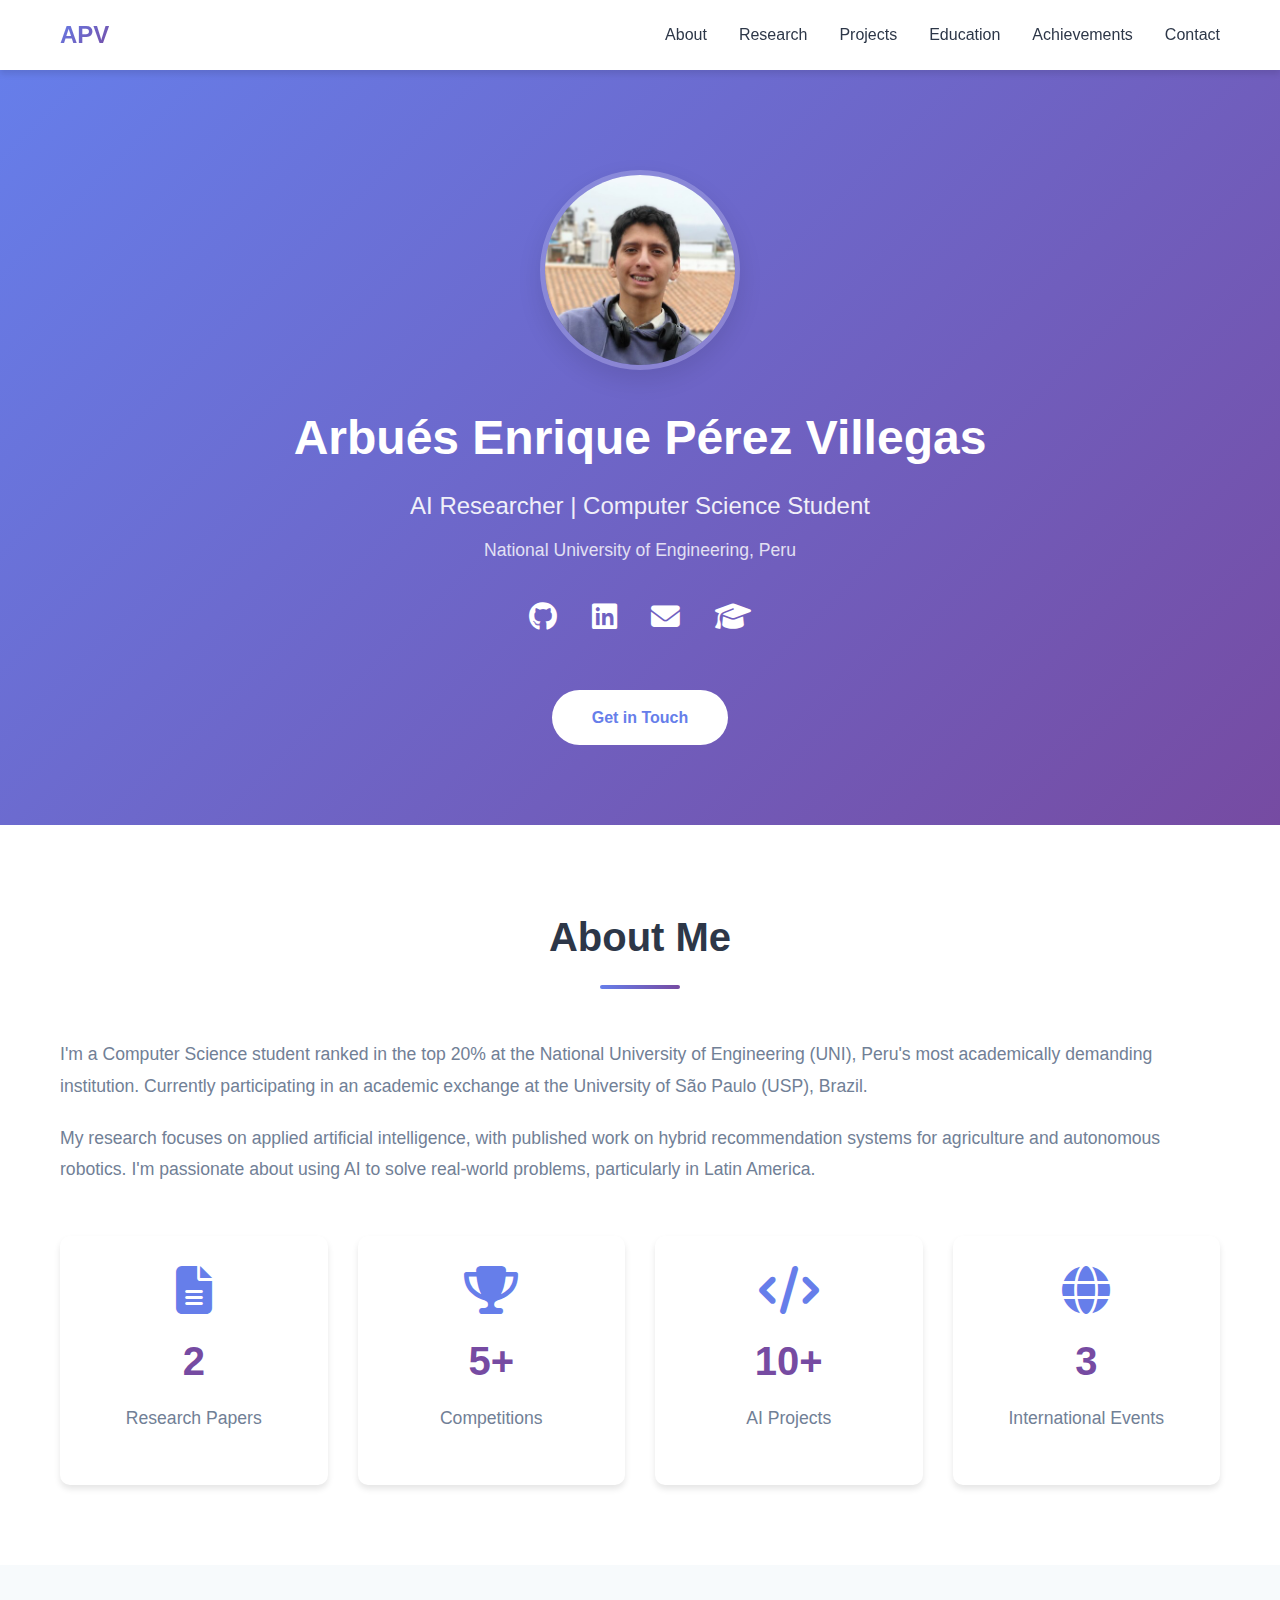
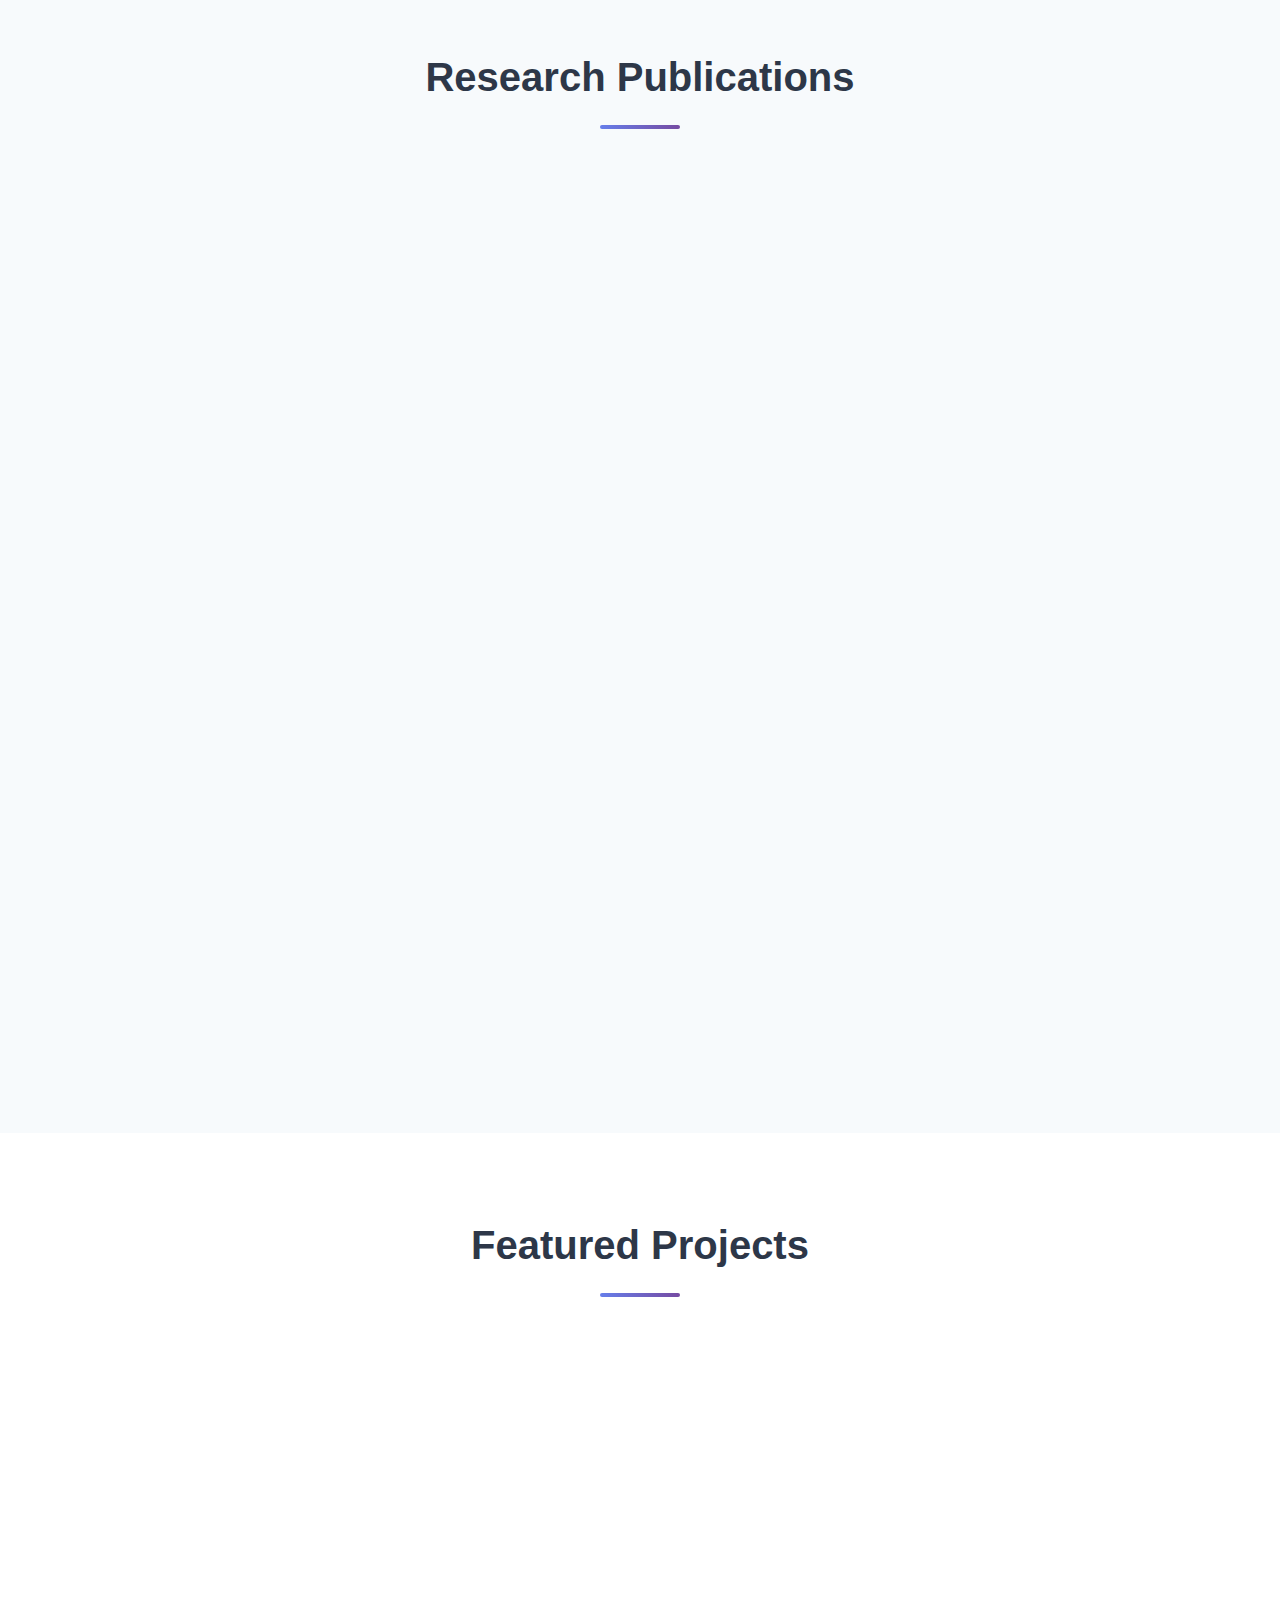
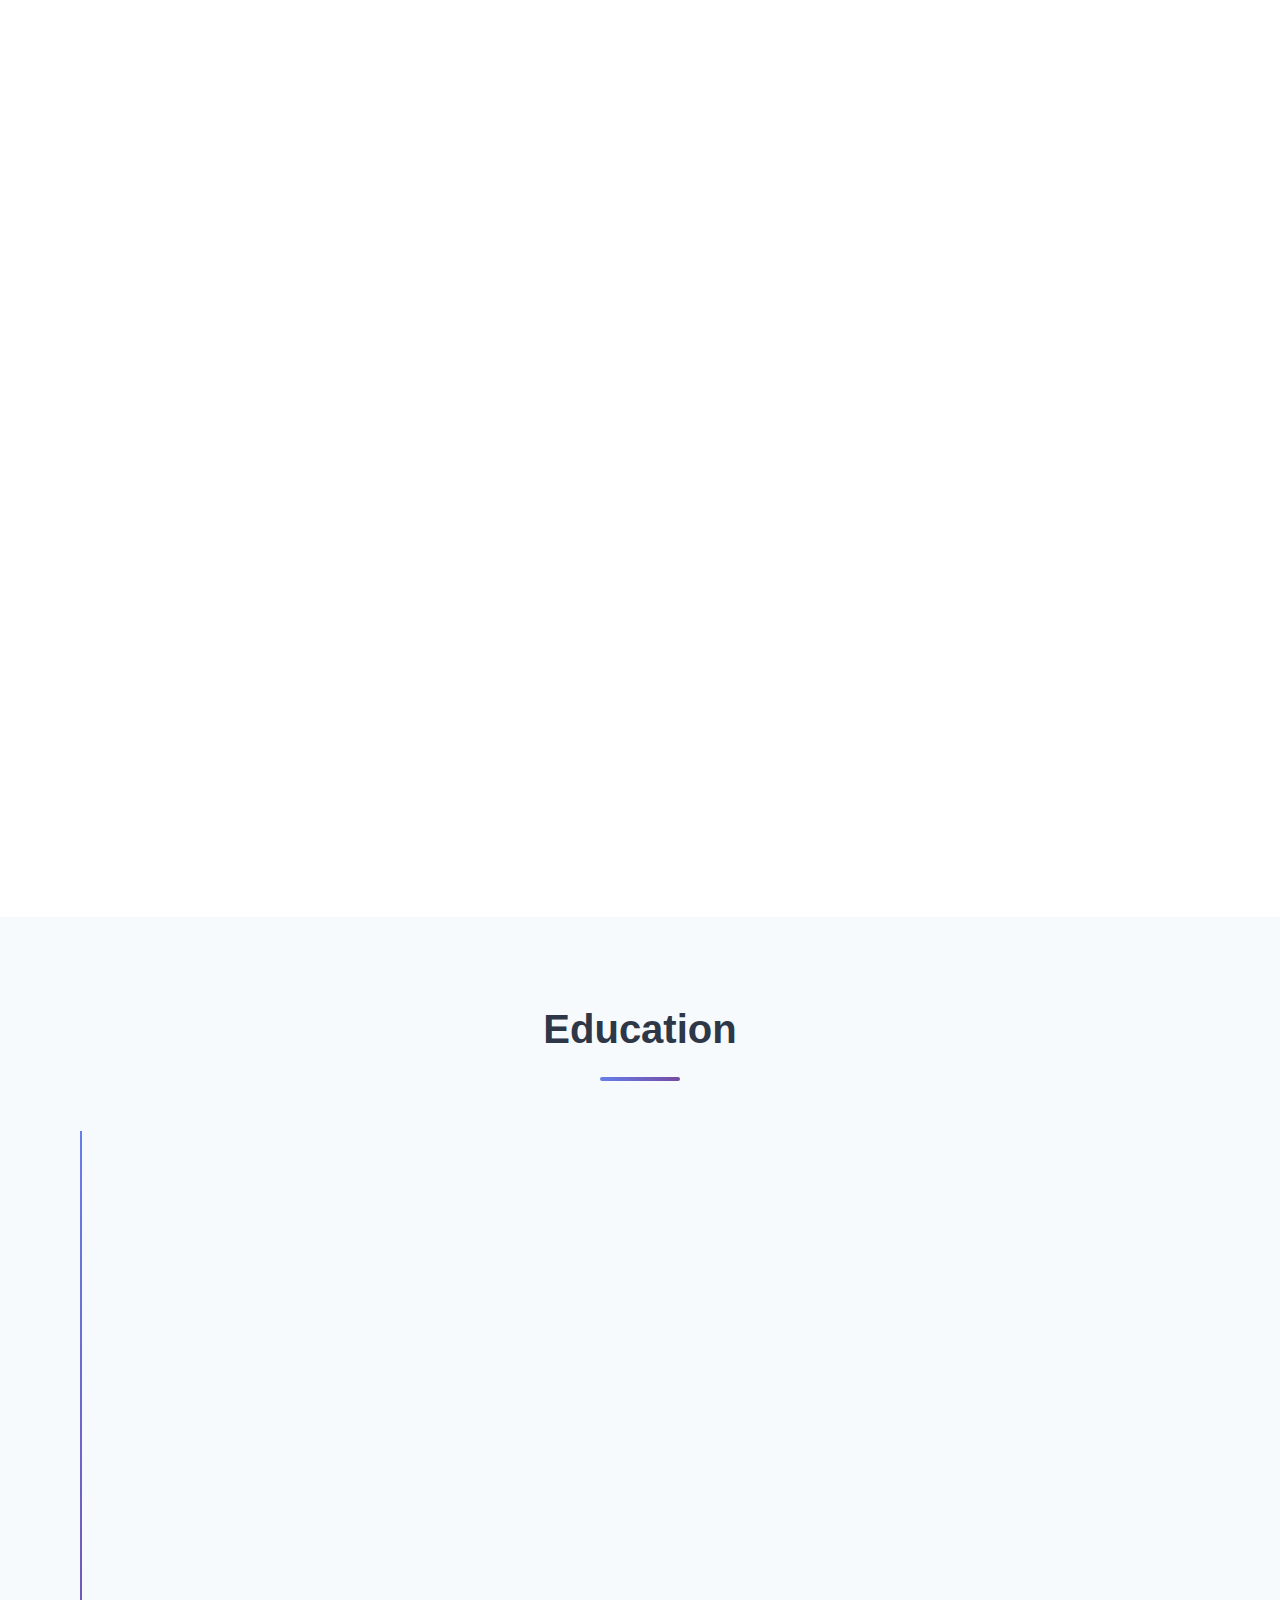
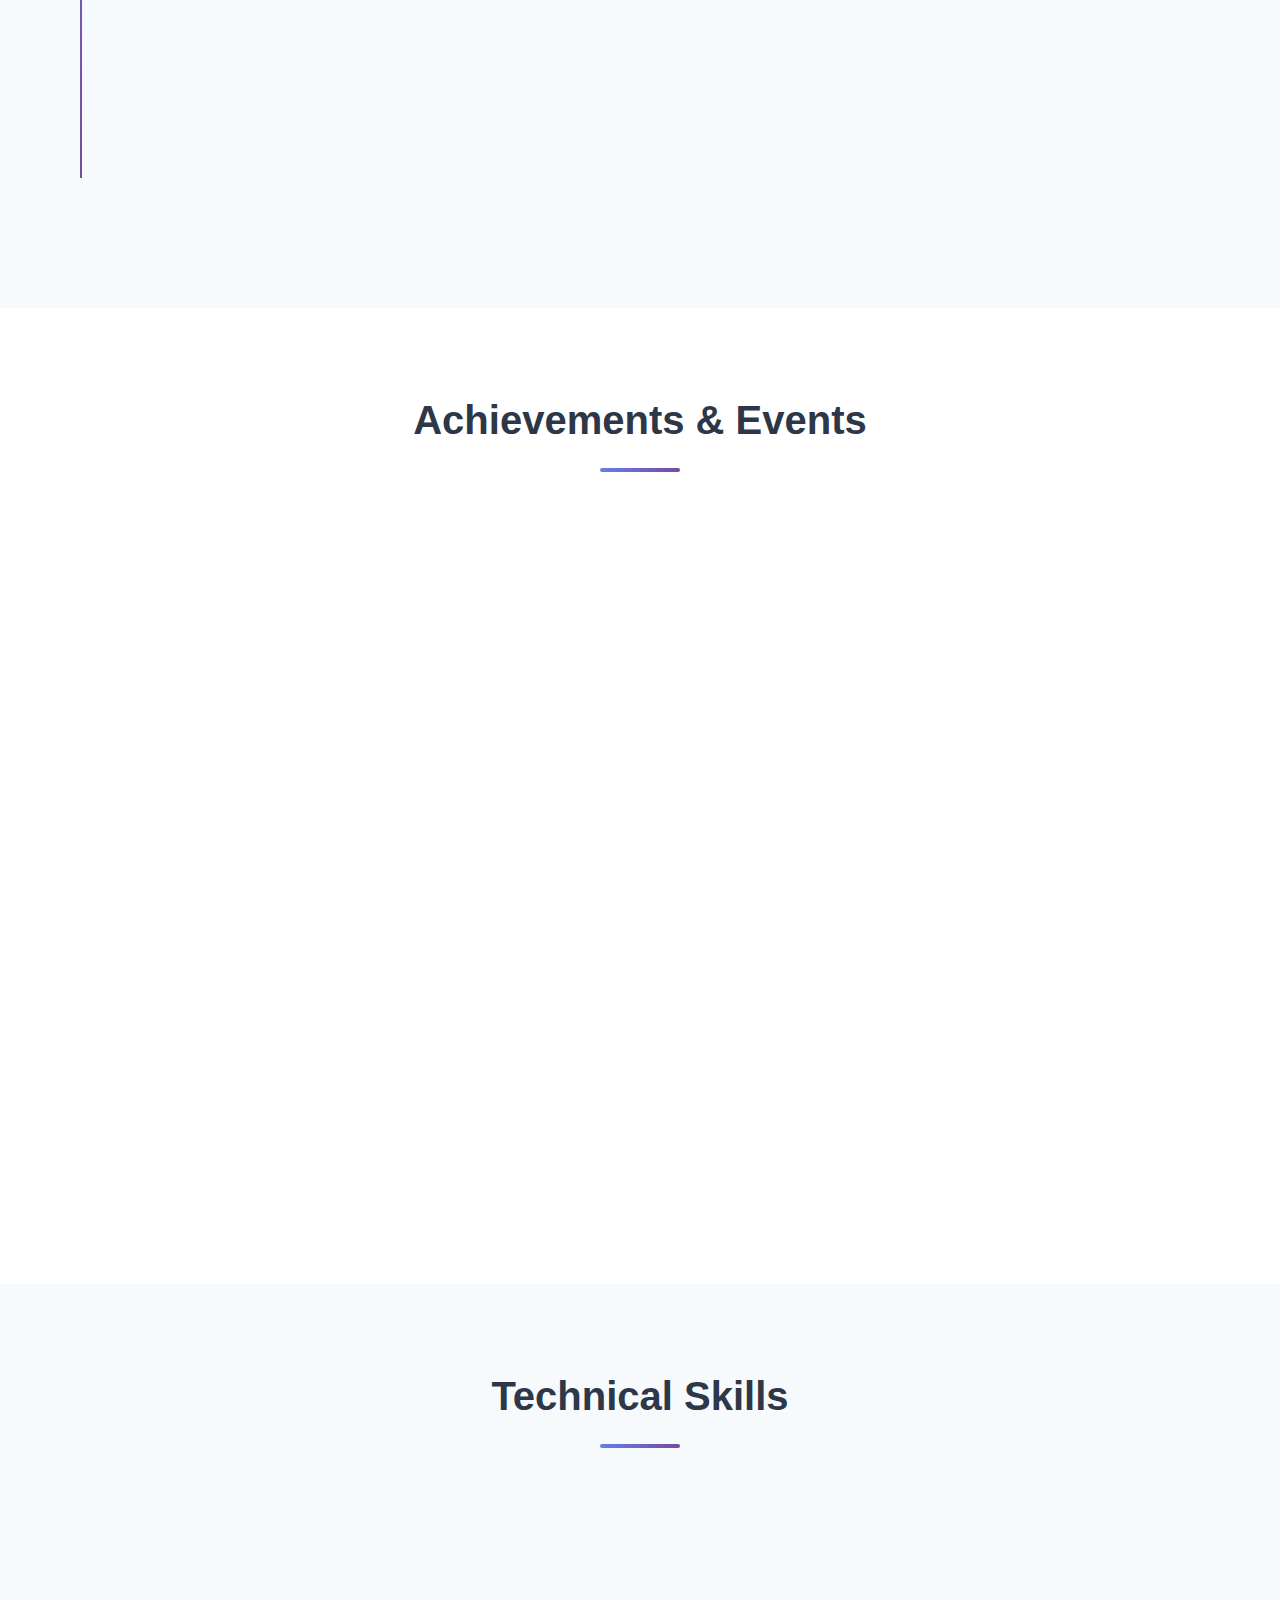
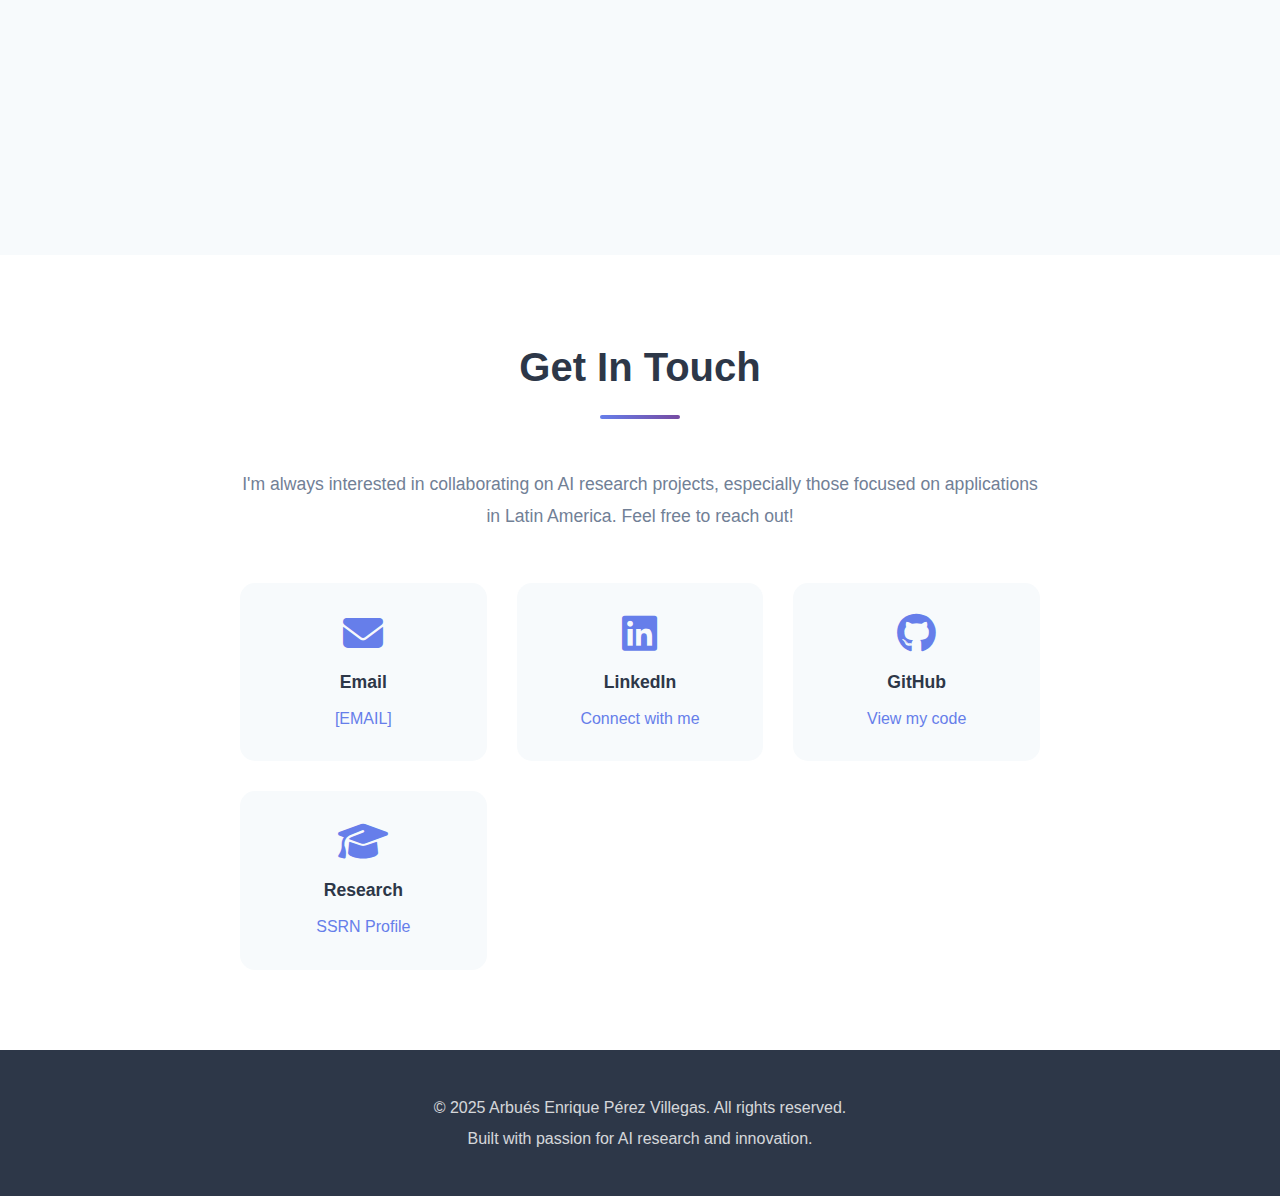
<file: index.html>
<!DOCTYPE html>
<html lang="en">
<head>
    <meta charset="UTF-8">
    <meta name="viewport" content="width=device-width, initial-scale=1.0">
    <meta name="description" content="Arbués Pérez Villegas - AI Researcher and Computer Science Student specializing in Machine Learning, Deep Learning, and Applied AI Research">
    <title>Arbués Pérez Villegas - AI Researcher</title>
    <link rel="stylesheet" href="css/style.css">
    <link rel="stylesheet" href="https://cdnjs.cloudflare.com/ajax/libs/font-awesome/6.4.0/css/all.min.css">
</head>
<body>
    <!-- Navigation -->
    <nav id="navbar">
        <div class="container">
            <div class="nav-content">
                <a href="#home" class="logo">APV</a>
                <ul class="nav-links">
                    <li><a href="#about">About</a></li>
                    <li><a href="#research">Research</a></li>
                    <li><a href="#projects">Projects</a></li>
                    <li><a href="#education">Education</a></li>
                    <li><a href="#achievements">Achievements</a></li>
                    <li><a href="#contact">Contact</a></li>
                </ul>
                <button class="menu-toggle" id="menuToggle">
                    <i class="fas fa-bars"></i>
                </button>
            </div>
        </div>
    </nav>

    <!-- Hero Section -->
    <header id="home" class="hero">
        <div class="container">
            <div class="hero-content">
                <div class="hero-image">
                    <!-- Coloca tu foto en assets/profile.jpg (400x400px cuadrada) -->
                    <img src="assets/profile.jpg" alt="Arbués Pérez Villegas">
                </div>
                <h1>Arbués Enrique Pérez Villegas</h1>
                <p class="subtitle">AI Researcher | Computer Science Student</p>
                <p class="location">National University of Engineering, Peru</p>
                <div class="social-links">
                    <a href="https://github.com/[TU-USUARIO-GITHUB]" target="_blank" aria-label="GitHub">
                        <i class="fab fa-github"></i>
                    </a>
                    <a href="https://linkedin.com/in/[LINK-LINKEDIN]" target="_blank" aria-label="LinkedIn">
                        <i class="fab fa-linkedin"></i>
                    </a>
                    <a href="mailto:[EMAIL]" aria-label="Email">
                        <i class="fas fa-envelope"></i>
                    </a>
                    <a href="https://papers.ssrn.com/sol3/cf_dev/AbsByAuth.cfm?per_id=[TU-ID-SSRN]" target="_blank" aria-label="SSRN">
                        <i class="fas fa-graduation-cap"></i>
                    </a>
                </div>
                <a href="#contact" class="cta-button">Get in Touch</a>
            </div>
        </div>
    </header>

    <!-- About Section -->
    <section id="about" class="section">
        <div class="container">
            <h2>About Me</h2>
            <div class="about-content">
                <p>
                    I'm a Computer Science student ranked in the top 20% at the National University of Engineering (UNI), 
                    Peru's most academically demanding institution. Currently participating in an academic exchange at the 
                    University of São Paulo (USP), Brazil.
                </p>
                <p>
                    My research focuses on applied artificial intelligence, with published work on hybrid recommendation 
                    systems for agriculture and autonomous robotics. I'm passionate about using AI to solve real-world 
                    problems, particularly in Latin America.
                </p>
                <div class="highlights">
                    <div class="highlight-item">
                        <i class="fas fa-file-alt"></i>
                        <h3>2</h3>
                        <p>Research Papers</p>
                    </div>
                    <div class="highlight-item">
                        <i class="fas fa-trophy"></i>
                        <h3>5+</h3>
                        <p>Competitions</p>
                    </div>
                    <div class="highlight-item">
                        <i class="fas fa-code"></i>
                        <h3>10+</h3>
                        <p>AI Projects</p>
                    </div>
                    <div class="highlight-item">
                        <i class="fas fa-globe"></i>
                        <h3>3</h3>
                        <p>International Events</p>
                    </div>
                </div>
            </div>
        </div>
    </section>

    <!-- Research Section -->
    <section id="research" class="section bg-light">
        <div class="container">
            <h2>Research Publications</h2>
            <div class="research-grid">
                <div class="research-card">
                    <div class="research-header">
                        <i class="fas fa-seedling"></i>
                        <span class="badge">SSRN Preprint</span>
                    </div>
                    <h3>A Hybrid Agronomic and Economic Recommendation System for Potato Variety Selection in Peru</h3>
                    <p class="research-meta">September 2025 | Under Review</p>
                    <p class="research-description">
                        Novel hybrid recommendation system combining neural networks and SARIMA models for potato variety 
                        selection. Integrates agronomic suitability prediction with market demand forecasting at district 
                        and monthly resolution. Achieved 82.4% accuracy and reduced analysis time by 30%.
                    </p>
                    <div class="research-tags">
                        <span class="tag">Neural Networks</span>
                        <span class="tag">SARIMA</span>
                        <span class="tag">Agriculture AI</span>
                        <span class="tag">Precision Farming</span>
                    </div>
                    <div class="research-links">
                        <a href="[LINK-SSRN-PAPER-1]" target="_blank" class="btn-secondary">
                            <i class="fas fa-file-pdf"></i> Read Paper
                        </a>
                        <a href="[LINK-REPO-PAPA]" target="_blank" class="btn-secondary">
                            <i class="fab fa-github"></i> View Code
                        </a>
                    </div>
                </div>

                <div class="research-card">
                    <div class="research-header">
                        <i class="fas fa-robot"></i>
                        <span class="badge">SSRN Preprint</span>
                    </div>
                    <h3>Comprehensive Review of Simultaneous Localization and Mapping (SLAM)</h3>
                    <p class="research-meta">September 2025 | Under Review</p>
                    <p class="research-description">
                        State-of-the-art review of SLAM techniques for autonomous navigation. Developed during ESA Rover 
                        Challenge participation as Head of AI and Automation. Comprehensive analysis of algorithms for 
                        mobile robot localization and mapping.
                    </p>
                    <div class="research-tags">
                        <span class="tag">SLAM</span>
                        <span class="tag">Robotics</span>
                        <span class="tag">Autonomous Navigation</span>
                        <span class="tag">Computer Vision</span>
                    </div>
                    <div class="research-links">
                        <a href="[LINK-SSRN-PAPER-2]" target="_blank" class="btn-secondary">
                            <i class="fas fa-file-pdf"></i> Read Paper
                        </a>
                    </div>
                </div>
            </div>
        </div>
    </section>

    <!-- Projects Section -->
    <section id="projects" class="section">
        <div class="container">
            <h2>Featured Projects</h2>
            <div class="projects-grid">
                <div class="project-card">
                    <div class="project-image">
                        <i class="fas fa-user-check"></i>
                    </div>
                    <h3>Real-Time Facial Recognition System</h3>
                    <p class="project-award">2nd Place - ABET 2024-II Fair</p>
                    <p>
                        Advanced facial recognition API using FaceNet embeddings and SVM classification. Features WebSocket 
                        communication for real-time processing, dynamic model retraining, and complete dataset management.
                    </p>
                    <div class="tech-stack">
                        <span>FastAPI</span>
                        <span>FaceNet</span>
                        <span>SVM</span>
                        <span>WebSockets</span>
                        <span>Docker</span>
                    </div>
                    <a href="[LINK-REPO-FACENET]" target="_blank" class="btn-primary">
                        <i class="fab fa-github"></i> View Project
                    </a>
                </div>

                <div class="project-card">
                    <div class="project-image">
                        <i class="fas fa-satellite"></i>
                    </div>
                    <h3>ESA Rover Challenge - AI & Automation</h3>
                    <p class="project-award">Phase 3 Finalist (Top 15%)</p>
                    <p>
                        Led AI and software development for autonomous rover navigation. Implemented SLAM algorithms and 
                        developed comprehensive state-of-the-art review. Featured on La República newspaper cover.
                    </p>
                    <div class="tech-stack">
                        <span>SLAM</span>
                        <span>ROS</span>
                        <span>Computer Vision</span>
                        <span>Python</span>
                    </div>
                </div>

                <div class="project-card">
                    <div class="project-image">
                        <i class="fas fa-brain"></i>
                    </div>
                    <h3>Scalable LLM API with RAG</h3>
                    <p class="project-award">VRI-UNI Research Project</p>
                    <p>
                        Development of scalable LLM API with Retrieval-Augmented Generation using LangChain and FastAPI. 
                        Focus on efficient deployment and real-world application integration.
                    </p>
                    <div class="tech-stack">
                        <span>LangChain</span>
                        <span>FastAPI</span>
                        <span>RAG</span>
                        <span>LLMs</span>
                    </div>
                </div>

                <div class="project-card">
                    <div class="project-image">
                        <i class="fas fa-microscope"></i>
                    </div>
                    <h3>Malaria Detection System</h3>
                    <p class="project-award">Zeal Fund Project</p>
                    <p>
                        Cloud-based deep learning model for detecting malaria and its stages from blood samples. 
                        Implemented scalable training pipeline for medical image classification.
                    </p>
                    <div class="tech-stack">
                        <span>Deep Learning</span>
                        <span>Medical Imaging</span>
                        <span>Cloud Computing</span>
                        <span>TensorFlow</span>
                    </div>
                </div>
            </div>
        </div>
    </section>

    <!-- Education Section -->
    <section id="education" class="section bg-light">
        <div class="container">
            <h2>Education</h2>
            <div class="timeline">
                <div class="timeline-item">
                    <div class="timeline-marker"></div>
                    <div class="timeline-content">
                        <h3>Academic Exchange</h3>
                        <h4>University of São Paulo (USP)</h4>
                        <p class="timeline-period">Jul - Dec 2025</p>
                        <p>
                            Courses in Innovation, High-Performance Computing Systems, Information Systems for Engineering, 
                            and Interactive Technologies.
                        </p>
                    </div>
                </div>

                <div class="timeline-item">
                    <div class="timeline-marker"></div>
                    <div class="timeline-content">
                        <h3>Bachelor in Computer Science</h3>
                        <h4>National University of Engineering (UNI)</h4>
                        <p class="timeline-period">Jan 2022 - Ongoing</p>
                        <p>
                            Top 20% of program. Relevant coursework in Algorithms, Databases, Software Development, 
                            Machine Learning, and Research Methodology.
                        </p>
                    </div>
                </div>

                <div class="timeline-item">
                    <div class="timeline-marker"></div>
                    <div class="timeline-content">
                        <h3>AI Winter Camp</h3>
                        <h4>Pontifical Catholic University of Peru (PUCP)</h4>
                        <p class="timeline-period">Aug 2024</p>
                        <p>
                            Intensive 40-hour program covering ML, DL, Computer Vision, NLP, and advanced AI concepts.
                        </p>
                    </div>
                </div>
            </div>
        </div>
    </section>

    <!-- Achievements Section -->
    <section id="achievements" class="section">
        <div class="container">
            <h2>Achievements & Events</h2>
            <div class="achievements-grid">
                <div class="achievement-card">
                    <div class="achievement-icon">
                        <i class="fas fa-award"></i>
                    </div>
                    <h3>International Potato Center Competition</h3>
                    <p class="achievement-position">Finalist</p>
                    <p>Among 50+ international teams in potato feature prediction hackathon</p>
                    <p class="achievement-date">Jul 2024 - Feb 2025</p>
                </div>

                <div class="achievement-card">
                    <div class="achievement-icon">
                        <i class="fas fa-medal"></i>
                    </div>
                    <h3>ABET Project Contest</h3>
                    <p class="achievement-position">2nd Place</p>
                    <p>Real-time facial recognition and classification service</p>
                    <p class="achievement-date">Dec 2024</p>
                </div>

                <div class="achievement-card">
                    <div class="achievement-icon">
                        <i class="fas fa-globe-americas"></i>
                    </div>
                    <h3>AI for Prosperity Conference</h3>
                    <p class="achievement-position">U.S. Department of State Scholarship</p>
                    <p>Buenos Aires, Argentina - AI innovation and ethics</p>
                    <p class="achievement-date">May 2025</p>
                </div>

                <div class="achievement-card">
                    <div class="achievement-icon">
                        <i class="fas fa-flask"></i>
                    </div>
                    <h3>PhawAI Workshop</h3>
                    <p class="achievement-position">U.S. Department of State Scholarship</p>
                    <p>Arequipa, Peru - Advanced AI research workshop</p>
                    <p class="achievement-date">Feb 2025</p>
                </div>
            </div>
        </div>
    </section>

    <!-- Skills Section -->
    <section id="skills" class="section bg-light">
        <div class="container">
            <h2>Technical Skills</h2>
            <div class="skills-grid">
                <div class="skill-category">
                    <h3><i class="fas fa-brain"></i> Machine Learning</h3>
                    <div class="skill-items">
                        <span>TensorFlow</span>
                        <span>PyTorch</span>
                        <span>Scikit-Learn</span>
                        <span>Keras</span>
                    </div>
                </div>

                <div class="skill-category">
                    <h3><i class="fas fa-code"></i> Programming</h3>
                    <div class="skill-items">
                        <span>Python</span>
                        <span>C++</span>
                        <span>Java</span>
                        <span>R</span>
                        <span>JavaScript</span>
                    </div>
                </div>

                <div class="skill-category">
                    <h3><i class="fas fa-database"></i> Data & Cloud</h3>
                    <div class="skill-items">
                        <span>PostgreSQL</span>
                        <span>Pandas</span>
                        <span>Azure</span>
                        <span>AWS</span>
                        <span>Google Cloud</span>
                    </div>
                </div>

                <div class="skill-category">
                    <h3><i class="fas fa-tools"></i> Tools & Frameworks</h3>
                    <div class="skill-items">
                        <span>FastAPI</span>
                        <span>LangChain</span>
                        <span>Docker</span>
                        <span>Git</span>
                        <span>OpenCV</span>
                    </div>
                </div>
            </div>
        </div>
    </section>

    <!-- Contact Section -->
    <section id="contact" class="section">
        <div class="container">
            <h2>Get In Touch</h2>
            <div class="contact-content">
                <p>
                    I'm always interested in collaborating on AI research projects, especially those focused on 
                    applications in Latin America. Feel free to reach out!
                </p>
                <div class="contact-grid">
                    <div class="contact-item">
                        <i class="fas fa-envelope"></i>
                        <h3>Email</h3>
                        <a href="mailto:[EMAIL]">[EMAIL]</a>
                    </div>
                    <div class="contact-item">
                        <i class="fab fa-linkedin"></i>
                        <h3>LinkedIn</h3>
                        <a href="https://linkedin.com/in/[LINK-LINKEDIN]" target="_blank">Connect with me</a>
                    </div>
                    <div class="contact-item">
                        <i class="fab fa-github"></i>
                        <h3>GitHub</h3>
                        <a href="https://github.com/[TU-USUARIO-GITHUB]" target="_blank">View my code</a>
                    </div>
                    <div class="contact-item">
                        <i class="fas fa-graduation-cap"></i>
                        <h3>Research</h3>
                        <a href="https://papers.ssrn.com/sol3/cf_dev/AbsByAuth.cfm?per_id=[TU-ID-SSRN]" target="_blank">SSRN Profile</a>
                    </div>
                </div>
            </div>
        </div>
    </section>

    <!-- Footer -->
    <footer>
        <div class="container">
            <p>&copy; 2025 Arbués Enrique Pérez Villegas. All rights reserved.</p>
            <p>Built with passion for AI research and innovation.</p>
        </div>
    </footer>

    <script src="js/main.js"></script>
</body>
</html>
</file>
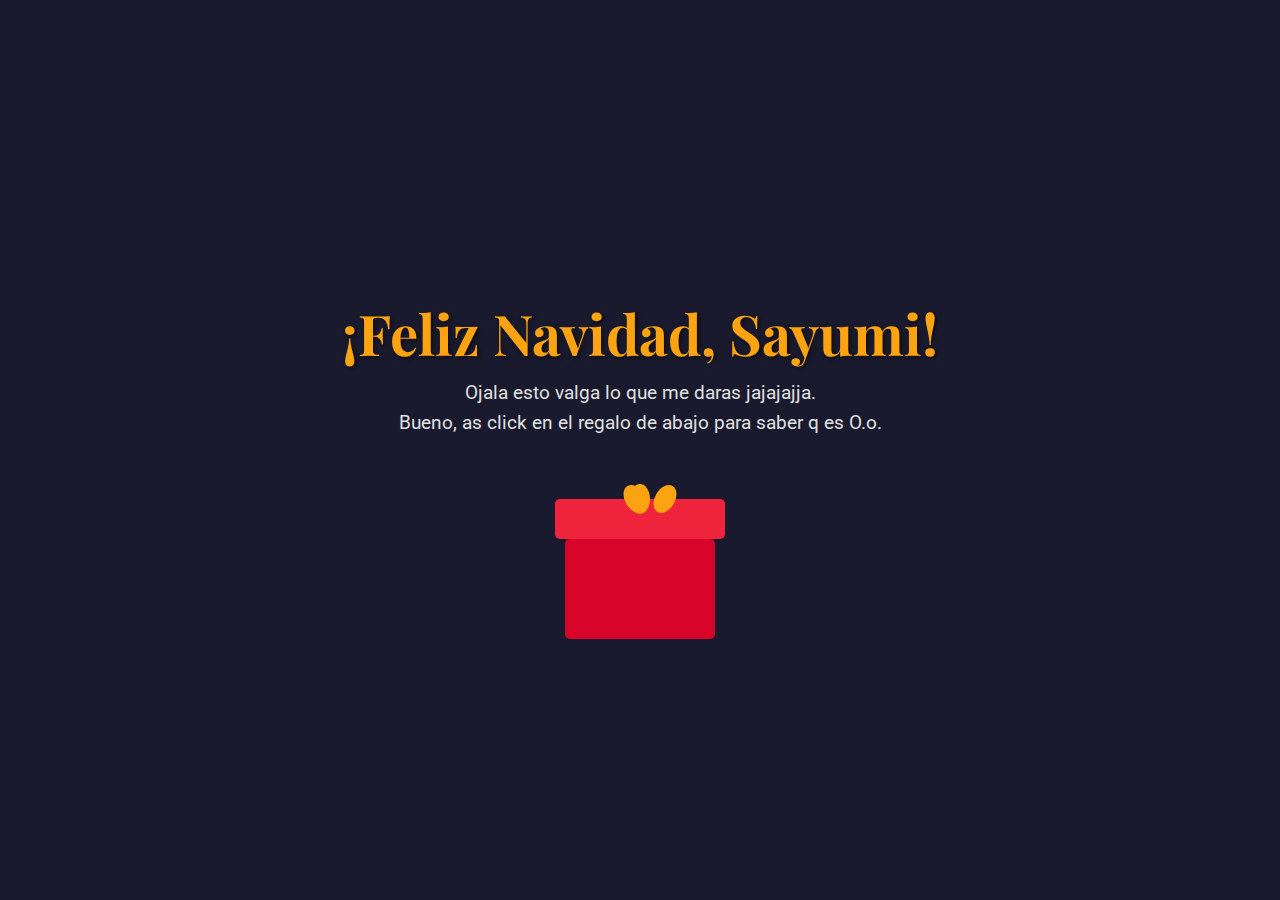
<file: regalo-sayumi/index.html>
<!DOCTYPE html>
<html lang="es">
<head>
    <meta charset="UTF-8">
    <meta name="viewport" content="width=device-width, initial-scale=1.0">
    <title>Un Regalo para Sayumi</title>
    <link rel="stylesheet" href="style.css">
</head>
<body>
    <div class="container">
        <header>
            <h1>¡Feliz Navidad, Sayumi!</h1>
            <p>Ojala esto valga lo que me daras jajajajja. <br>Bueno, as click en el regalo de abajo para saber q es O.o.</p>
        </header>

        <div id="gift-box" class="gift-box">
            <div class="gift-lid"></div>
            <div class="gift-bow"></div>
            <div class="gift-body"></div>
        </div>

        <div id="creation-modal" class="modal-overlay" style="display: none;">
            <div class="modal-content">
                <span class="close-button">&times;</span>
                <h2>Adornas tu arbol arrastrando los objetos</h2>
                <div class="creation-area">
                    <div id="scene" class="scene">
                        <!-- SVG del Árbol de Navidad -->
                        <svg viewBox="0 0 200 250" class="tree-img">
                            <rect x="85" y="220" width="30" height="30" fill="#6b4f3a"/>
                            <polygon points="100,10 40,80 70,80 20,150 50,150 0,220 200,220 150,150 180,150 130,80 160,80" fill="#2a7e4a"/>
                            <polygon points="100,10 40,80 70,80 20,150 50,150 0,220 200,220 150,150 180,150 130,80 160,80" fill-opacity="0.3" fill="#fff"/>
                        </svg>
                    </div>
                    <div id="decorations-palette" class="decorations-palette">
                        <h3>Adornos</h3>
                        <!-- Bola Roja (Centrada) -->
                        <svg id="deco1" class="deco-item" draggable="true" viewBox="0 0 100 100">
                            <rect x="45" y="5" width="10" height="10" fill="#d4af37"/>
                            <circle cx="50" cy="55" r="40" fill="#d90429"/>
                            <circle cx="50" cy="55" r="30" fill="none" stroke="#fff" stroke-width="3" stroke-opacity="0.5"/>
                        </svg>
                        <!-- Estrella (Ya funciona bien) -->
                        <svg id="deco2" class="deco-item" draggable="true" viewBox="0 0 100 100">
                            <polygon points="50,0 61,35 98,35 68,57 79,91 50,70 21,91 32,57 2,35 39,35" fill="#fca311"/>
                        </svg>
                        <!-- Bola Azul (Centrada) -->
                        <svg id="deco3" class="deco-item" draggable="true" viewBox="0 0 100 100">
                            <rect x="45" y="5" width="10" height="10" fill="#d4af37"/>
                            <circle cx="50" cy="55" r="40" fill="#0077b6"/>
                            <circle cx="50" cy="55" r="30" fill="none" stroke="#fff" stroke-width="3" stroke-opacity="0.5"/>
                        </svg>
                        <!-- Regalo (Centrado) -->
                        <svg id="deco4" class="deco-item" draggable="true" viewBox="0 0 100 100">
                            <rect x="10" y="10" width="80" height="80" fill="#ef233c"/>
                            <rect x="10" y="40" width="80" height="20" fill="#fca311"/>
                            <rect x="40" y="10" width="20" height="80" fill="#fca311"/>
                        </svg>
                        <!-- Calcetín (Centrado) -->
                        <svg id="deco5" class="deco-item" draggable="true" viewBox="0 0 100 100">
                            <path d="M20 30 V90 Q20 100 30 100 H80 Q100 100 100 80 V50 H70 V30 Z" fill="#d90429"/>
                            <rect x="20" y="20" width="80" height="10" fill="#fff"/>
                        </svg>
                    </div>
                </div>
                <p>si hay un bug, yo te explicare de la manera correcta de hacerlo</p>
            </div>
        </div>
    </div>

    <script src="script.js"></script>
</body>
</html>
</file>
<file: css/style.css>
/* Global Styles */
:root {
    --primary-color: #667eea;
    --secondary-color: #764ba2;
    --accent-color: #f093fb;
    --text-dark: #2d3748;
    --text-light: #718096;
    --bg-light: #f7fafc;
    --white: #ffffff;
    --shadow: 0 4px 6px rgba(0, 0, 0, 0.1);
    --shadow-lg: 0 10px 25px rgba(0, 0, 0, 0.1);
}

* {
    margin: 0;
    padding: 0;
    box-sizing: border-box;
}

html {
    scroll-behavior: smooth;
}

body {
    font-family: -apple-system, BlinkMacSystemFont, 'Segoe UI', Roboto, 'Helvetica Neue', Arial, sans-serif;
    line-height: 1.6;
    color: var(--text-dark);
    background: var(--white);
}

.container {
    max-width: 1200px;
    margin: 0 auto;
    padding: 0 20px;
}

/* Navigation */
#navbar {
    background: var(--white);
    box-shadow: var(--shadow);
    position: sticky;
    top: 0;
    z-index: 1000;
    transition: all 0.3s ease;
}

.nav-content {
    display: flex;
    justify-content: space-between;
    align-items: center;
    padding: 1rem 0;
}

.logo {
    font-size: 1.5rem;
    font-weight: bold;
    background: linear-gradient(135deg, var(--primary-color), var(--secondary-color));
    -webkit-background-clip: text;
    -webkit-text-fill-color: transparent;
    background-clip: text;
    text-decoration: none;
}

.nav-links {
    display: flex;
    list-style: none;
    gap: 2rem;
}

.nav-links a {
    color: var(--text-dark);
    text-decoration: none;
    font-weight: 500;
    transition: color 0.3s ease;
    position: relative;
}

.nav-links a:hover {
    color: var(--primary-color);
}

.nav-links a::after {
    content: '';
    position: absolute;
    bottom: -5px;
    left: 0;
    width: 0;
    height: 2px;
    background: var(--primary-color);
    transition: width 0.3s ease;
}

.nav-links a:hover::after {
    width: 100%;
}

.menu-toggle {
    display: none;
    background: none;
    border: none;
    font-size: 1.5rem;
    color: var(--primary-color);
    cursor: pointer;
}

/* Hero Section */
.hero {
    background: linear-gradient(135deg, var(--primary-color) 0%, var(--secondary-color) 100%);
    color: var(--white);
    padding: 100px 0 80px;
    text-align: center;
}

.hero-content {
    max-width: 800px;
    margin: 0 auto;
}

.hero-image {
    width: 200px;
    height: 200px;
    margin: 0 auto 30px;
    border-radius: 50%;
    overflow: hidden;
    border: 5px solid rgba(255, 255, 255, 0.2);
    box-shadow: var(--shadow-lg);
}

.hero-image img {
    width: 100%;
    height: 100%;
    object-fit: cover;
}

.hero h1 {
    font-size: 3rem;
    margin-bottom: 10px;
    font-weight: 700;
}

.subtitle {
    font-size: 1.5rem;
    margin-bottom: 10px;
    opacity: 0.9;
}

.location {
    font-size: 1.1rem;
    opacity: 0.8;
    margin-bottom: 30px;
}

.social-links {
    margin: 30px 0;
}

.social-links a {
    color: var(--white);
    font-size: 1.8rem;
    margin: 0 15px;
    transition: transform 0.3s ease, opacity 0.3s ease;
    display: inline-block;
}

.social-links a:hover {
    transform: translateY(-5px);
    opacity: 0.8;
}

.cta-button {
    display: inline-block;
    padding: 15px 40px;
    background: var(--white);
    color: var(--primary-color);
    text-decoration: none;
    border-radius: 50px;
    font-weight: 600;
    margin-top: 20px;
    transition: transform 0.3s ease, box-shadow 0.3s ease;
}

.cta-button:hover {
    transform: translateY(-3px);
    box-shadow: var(--shadow-lg);
}

/* Sections */
.section {
    padding: 80px 0;
}

.bg-light {
    background: var(--bg-light);
}

h2 {
    font-size: 2.5rem;
    color: var(--text-dark);
    margin-bottom: 50px;
    text-align: center;
    position: relative;
    padding-bottom: 20px;
}

h2::after {
    content: '';
    position: absolute;
    bottom: 0;
    left: 50%;
    transform: translateX(-50%);
    width: 80px;
    height: 4px;
    background: linear-gradient(90deg, var(--primary-color), var(--secondary-color));
    border-radius: 2px;
}

/* About Section */
.about-content p {
    font-size: 1.1rem;
    line-height: 1.8;
    margin-bottom: 20px;
    color: var(--text-light);
}

.highlights {
    display: grid;
    grid-template-columns: repeat(auto-fit, minmax(200px, 1fr));
    gap: 30px;
    margin-top: 50px;
}

.highlight-item {
    text-align: center;
    padding: 30px;
    background: var(--white);
    border-radius: 10px;
    box-shadow: var(--shadow);
    transition: transform 0.3s ease;
}

.highlight-item:hover {
    transform: translateY(-5px);
}

.highlight-item i {
    font-size: 3rem;
    color: var(--primary-color);
    margin-bottom: 15px;
}

.highlight-item h3 {
    font-size: 2.5rem;
    color: var(--secondary-color);
    margin-bottom: 10px;
}

.highlight-item p {
    color: var(--text-light);
}

/* Research Section */
.research-grid {
    display: grid;
    gap: 40px;
}

.research-card {
    background: var(--white);
    padding: 40px;
    border-radius: 15px;
    box-shadow: var(--shadow);
    transition: transform 0.3s ease, box-shadow 0.3s ease;
}

.research-card:hover {
    transform: translateY(-5px);
    box-shadow: var(--shadow-lg);
}

.research-header {
    display: flex;
    justify-content: space-between;
    align-items: center;
    margin-bottom: 20px;
}

.research-header i {
    font-size: 2.5rem;
    color: var(--primary-color);
}

.badge {
    background: linear-gradient(135deg, var(--primary-color), var(--secondary-color));
    color: var(--white);
    padding: 5px 15px;
    border-radius: 20px;
    font-size: 0.9rem;
    font-weight: 600;
}

.research-card h3 {
    font-size: 1.5rem;
    color: var(--text-dark);
    margin-bottom: 10px;
    line-height: 1.4;
}

.research-meta {
    color: var(--text-light);
    font-size: 0.9rem;
    margin-bottom: 15px;
}

.research-description {
    color: var(--text-light);
    line-height: 1.8;
    margin-bottom: 20px;
}

.research-tags {
    display: flex;
    flex-wrap: wrap;
    gap: 10px;
    margin-bottom: 20px;
}

.tag {
    background: var(--bg-light);
    color: var(--primary-color);
    padding: 5px 15px;
    border-radius: 20px;
    font-size: 0.85rem;
    font-weight: 500;
}

.research-links {
    display: flex;
    gap: 15px;
    flex-wrap: wrap;
}

.btn-primary, .btn-secondary {
    display: inline-block;
    padding: 12px 25px;
    border-radius: 25px;
    text-decoration: none;
    font-weight: 600;
    transition: transform 0.3s ease, box-shadow 0.3s ease;
}

.btn-primary {
    background: linear-gradient(135deg, var(--primary-color), var(--secondary-color));
    color: var(--white);
}

.btn-secondary {
    background: var(--bg-light);
    color: var(--primary-color);
}

.btn-primary:hover, .btn-secondary:hover {
    transform: translateY(-3px);
    box-shadow: var(--shadow);
}

/* Projects Section */
.projects-grid {
    display: grid;
    grid-template-columns: repeat(auto-fit, minmax(300px, 1fr));
    gap: 30px;
}

.project-card {
    background: var(--white);
    padding: 30px;
    border-radius: 15px;
    box-shadow: var(--shadow);
    transition: transform 0.3s ease, box-shadow 0.3s ease;
}

.project-card:hover {
    transform: translateY(-5px);
    box-shadow: var(--shadow-lg);
}

.project-image {
    width: 80px;
    height: 80px;
    background: linear-gradient(135deg, var(--primary-color), var(--secondary-color));
    border-radius: 15px;
    display: flex;
    align-items: center;
    justify-content: center;
    margin-bottom: 20px;
}

.project-image i {
    font-size: 2.5rem;
    color: var(--white);
}

.project-card h3 {
    font-size: 1.3rem;
    color: var(--text-dark);
    margin-bottom: 10px;
}

.project-award {
    color: var(--secondary-color);
    font-weight: 600;
    margin-bottom: 15px;
}

.project-card p {
    color: var(--text-light);
    margin-bottom: 20px;
    line-height: 1.6;
}

.tech-stack {
    display: flex;
    flex-wrap: wrap;
    gap: 8px;
    margin-bottom: 20px;
}

.tech-stack span {
    background: var(--bg-light);
    color: var(--primary-color);
    padding: 5px 12px;
    border-radius: 15px;
    font-size: 0.85rem;
    font-weight: 500;
}

/* Education Timeline */
.timeline {
    position: relative;
    padding-left: 50px;
}

.timeline::before {
    content: '';
    position: absolute;
    left: 20px;
    top: 0;
    bottom: 0;
    width: 2px;
    background: linear-gradient(180deg, var(--primary-color), var(--secondary-color));
}

.timeline-item {
    position: relative;
    margin-bottom: 50px;
}

.timeline-marker {
    position: absolute;
    left: -35px;
    width: 15px;
    height: 15px;
    background: var(--primary-color);
    border-radius: 50%;
    border: 3px solid var(--white);
    box-shadow: var(--shadow);
}

.timeline-content {
    background: var(--white);
    padding: 25px;
    border-radius: 10px;
    box-shadow: var(--shadow);
}

.timeline-content h3 {
    font-size: 1.3rem;
    color: var(--text-dark);
    margin-bottom: 5px;
}

.timeline-content h4 {
    color: var(--primary-color);
    margin-bottom: 10px;
}

.timeline-period {
    color: var(--text-light);
    font-size: 0.9rem;
    margin-bottom: 10px;
}

.timeline-content p {
    color: var(--text-light);
    line-height: 1.6;
}

/* Achievements Section */
.achievements-grid {
    display: grid;
    grid-template-columns: repeat(auto-fit, minmax(280px, 1fr));
    gap: 30px;
}

.achievement-card {
    background: var(--white);
    padding: 30px;
    border-radius: 15px;
    box-shadow: var(--shadow);
    text-align: center;
    transition: transform 0.3s ease;
}

.achievement-card:hover {
    transform: translateY(-5px);
}

.achievement-icon {
    width: 70px;
    height: 70px;
    background: linear-gradient(135deg, var(--primary-color), var(--secondary-color));
    border-radius: 50%;
    display: flex;
    align-items: center;
    justify-content: center;
    margin: 0 auto 20px;
}

.achievement-icon i {
    font-size: 2rem;
    color: var(--white);
}

.achievement-card h3 {
    font-size: 1.2rem;
    color: var(--text-dark);
    margin-bottom: 10px;
}

.achievement-position {
    color: var(--secondary-color);
    font-weight: 600;
    margin-bottom: 10px;
}

.achievement-card p {
    color: var(--text-light);
    line-height: 1.6;
}

.achievement-date {
    color: var(--text-light);
    font-size: 0.9rem;
    margin-top: 10px;
}

/* Skills Section */
.skills-grid {
    display: grid;
    grid-template-columns: repeat(auto-fit, minmax(250px, 1fr));
    gap: 30px;
}

.skill-category {
    background: var(--white);
    padding: 30px;
    border-radius: 15px;
    box-shadow: var(--shadow);
}

.skill-category h3 {
    color: var(--text-dark);
    margin-bottom: 20px;
    display: flex;
    align-items: center;
    gap: 10px;
}

.skill-category h3 i {
    color: var(--primary-color);
}

.skill-items {
    display: flex;
    flex-wrap: wrap;
    gap: 10px;
}

.skill-items span {
    background: var(--bg-light);
    color: var(--primary-color);
    padding: 8px 16px;
    border-radius: 20px;
    font-size: 0.9rem;
    font-weight: 500;
}

/* Contact Section */
.contact-content {
    text-align: center;
    max-width: 800px;
    margin: 0 auto;
}

.contact-content > p {
    font-size: 1.1rem;
    color: var(--text-light);
    margin-bottom: 50px;
    line-height: 1.8;
}

.contact-grid {
    display: grid;
    grid-template-columns: repeat(auto-fit, minmax(200px, 1fr));
    gap: 30px;
    margin-top: 40px;
}

.contact-item {
    padding: 30px;
    background: var(--bg-light);
    border-radius: 15px;
    transition: transform 0.3s ease;
}

.contact-item:hover {
    transform: translateY(-5px);
}

.contact-item i {
    font-size: 2.5rem;
    color: var(--primary-color);
    margin-bottom: 15px;
}

.contact-item h3 {
    font-size: 1.1rem;
    color: var(--text-dark);
    margin-bottom: 10px;
}

.contact-item a {
    color: var(--primary-color);
    text-decoration: none;
    font-weight: 500;
    transition: color 0.3s ease;
}

.contact-item a:hover {
    color: var(--secondary-color);
}

/* Footer */
footer {
    background: var(--text-dark);
    color: var(--white);
    padding: 40px 0;
    text-align: center;
}

footer p {
    margin: 5px 0;
    opacity: 0.8;
}

/* Responsive Design */
@media (max-width: 768px) {
    .nav-links {
        display: none;
        flex-direction: column;
        position: absolute;
        top: 100%;
        left: 0;
        right: 0;
        background: var(--white);
        box-shadow: var(--shadow);
        padding: 20px;
        gap: 15px;
    }

    .nav-links.active {
        display: flex;
    }

    .menu-toggle {
        display: block;
    }

    .hero h1 {
        font-size: 2rem;
    }

    .subtitle {
        font-size: 1.2rem;
    }

    h2 {
        font-size: 2rem;
    }

    .section {
        padding: 50px 0;
    }

    .projects-grid,
    .achievements-grid,
    .skills-grid {
        grid-template-columns: 1fr;
    }

    .timeline {
        padding-left: 30px;
    }

    .timeline::before {
        left: 10px;
    }

    .timeline-marker {
        left: -25px;
    }
}
</file>
<file: regalo-sayumi/style.css>
@import url('https://fonts.googleapis.com/css2?family=Playfair+Display:wght@700&family=Roboto:wght@300;400&display=swap');

body {
    margin: 0;
    padding: 0;
    font-family: 'Roboto', sans-serif;
    background: #1a1a2e;
    color: #e0e0e0;
    overflow: hidden;
    display: flex;
    justify-content: center;
    align-items: center;
    min-height: 100vh;
    text-align: center;
}

.container {
    z-index: 2;
    position: relative;
}

h1 {
    font-family: 'Playfair Display', serif;
    font-size: 3.5rem;
    color: #fca311;
    margin-bottom: 0.5rem;
    text-shadow: 2px 2px 4px rgba(0,0,0,0.5);
}

p {
    font-size: 1.2rem;
    line-height: 1.6;
    max-width: 600px;
    margin: 0 auto;
}

/* Gift Box Styling */
.gift-box {
    margin-top: 50px;
    position: relative;
    width: 150px;
    height: 150px;
    cursor: pointer;
    transition: transform 0.3s ease;
    display: inline-block;
}

.gift-box:hover {
    transform: scale(1.1);
}

.gift-body {
    width: 150px;
    height: 100px;
    background: #d90429;
    position: absolute;
    bottom: 0;
    border-radius: 5px;
}

.gift-lid {
    width: 170px;
    height: 40px;
    background: #ef233c;
    position: absolute;
    top: 10px;
    left: -10px;
    border-radius: 5px;
    transition: top 0.5s ease, transform 0.5s ease;
}

.gift-bow {
    position: absolute;
    width: 20px;
    height: 30px;
    background: #fca311;
    border-radius: 50%;
    top: -5px;
    left: 65px;
    z-index: 1;
}
.gift-bow::before, .gift-bow::after {
    content: '';
    position: absolute;
    width: 20px;
    height: 30px;
    background: #fca311;
    border-radius: 50%;
}
.gift-bow::before {
    transform: translateX(-15px) rotate(-30deg);
}
.gift-bow::after {
    transform: translateX(15px) rotate(30deg);
}

/* Gift open animation */
.gift-box.open .gift-lid {
    top: -50px;
    transform: rotate(15deg);
}

/* Modal (Gallery) Styling */
.modal-overlay {
    position: fixed;
    top: 0;
    left: 0;
    width: 100%;
    height: 100%;
    background: rgba(0, 0, 0, 0.7);
    display: flex;
    justify-content: center;
    align-items: center;
    z-index: 100;
}

.modal-content {
    background: #1f1f38;
    padding: 30px;
    border-radius: 10px;
    width: 80%;
    max-width: 800px;
    max-height: 80vh;
    overflow-y: auto;
    position: relative;
    box-shadow: 0 5px 20px rgba(0,0,0,0.5);
    animation: fadeIn 0.5s ease;
}

.close-button {
    position: absolute;
    top: 15px;
    right: 20px;
    font-size: 2rem;
    color: #fff;
    cursor: pointer;
}

.modal-content h2 {
    margin-top: 0;
}

.creation-area {
    display: flex;
    justify-content: space-between;
    gap: 20px;
    margin: 20px 0;
    min-height: 400px;
}

.scene {
    flex-grow: 1;
    background: #2c2c54;
    border-radius: 8px;
    position: relative;
    overflow: hidden;
    border: 2px solid #fca311;
    display: flex;
    justify-content: center;
    align-items: flex-end;
}

.tree-img {
    max-width: 80%;
    max-height: 90%;
    object-fit: contain;
    position: relative; /* Necesario para que z-index funcione */
    z-index: 1; /* Capa inferior */
}

.decorations-palette {
    flex-basis: 180px;
    flex-shrink: 0;
    background: #1f1f38;
    border-radius: 8px;
    padding: 15px;
    display: flex;
    flex-direction: column;
    align-items: center;
    gap: 15px;
    border: 1px solid #444;
}

.decorations-palette h3 {
    margin: 0 0 10px 0;
    color: #fca311;
    font-family: 'Playfair Display', serif;
}

.deco-item {
    width: 60px;
    height: 60px;
    cursor: grab;
    transition: transform 0.2s ease;
}

.deco-item:hover {
    transform: scale(1.1);
}

.deco-item.dragging {
    opacity: 0.5;
    cursor: grabbing;
}

.placed-deco {
    position: absolute;
    width: 50px;
    height: 50px;
    user-select: none;
    z-index: 2; /* Capa superior */
}


@keyframes fadeIn {
    from { opacity: 0; transform: scale(0.9); }
    to { opacity: 1; transform: scale(1); }
}

/* Snowflake Animation */
.snowflake {
    position: absolute;
    top: -10px;
    background: #fff;
    border-radius: 50%;
    opacity: 0.8;
    animation: fall linear infinite;
    z-index: 1;
}

@keyframes fall {
    to {
        transform: translateY(105vh);
        opacity: 0;
    }
}
</file>
